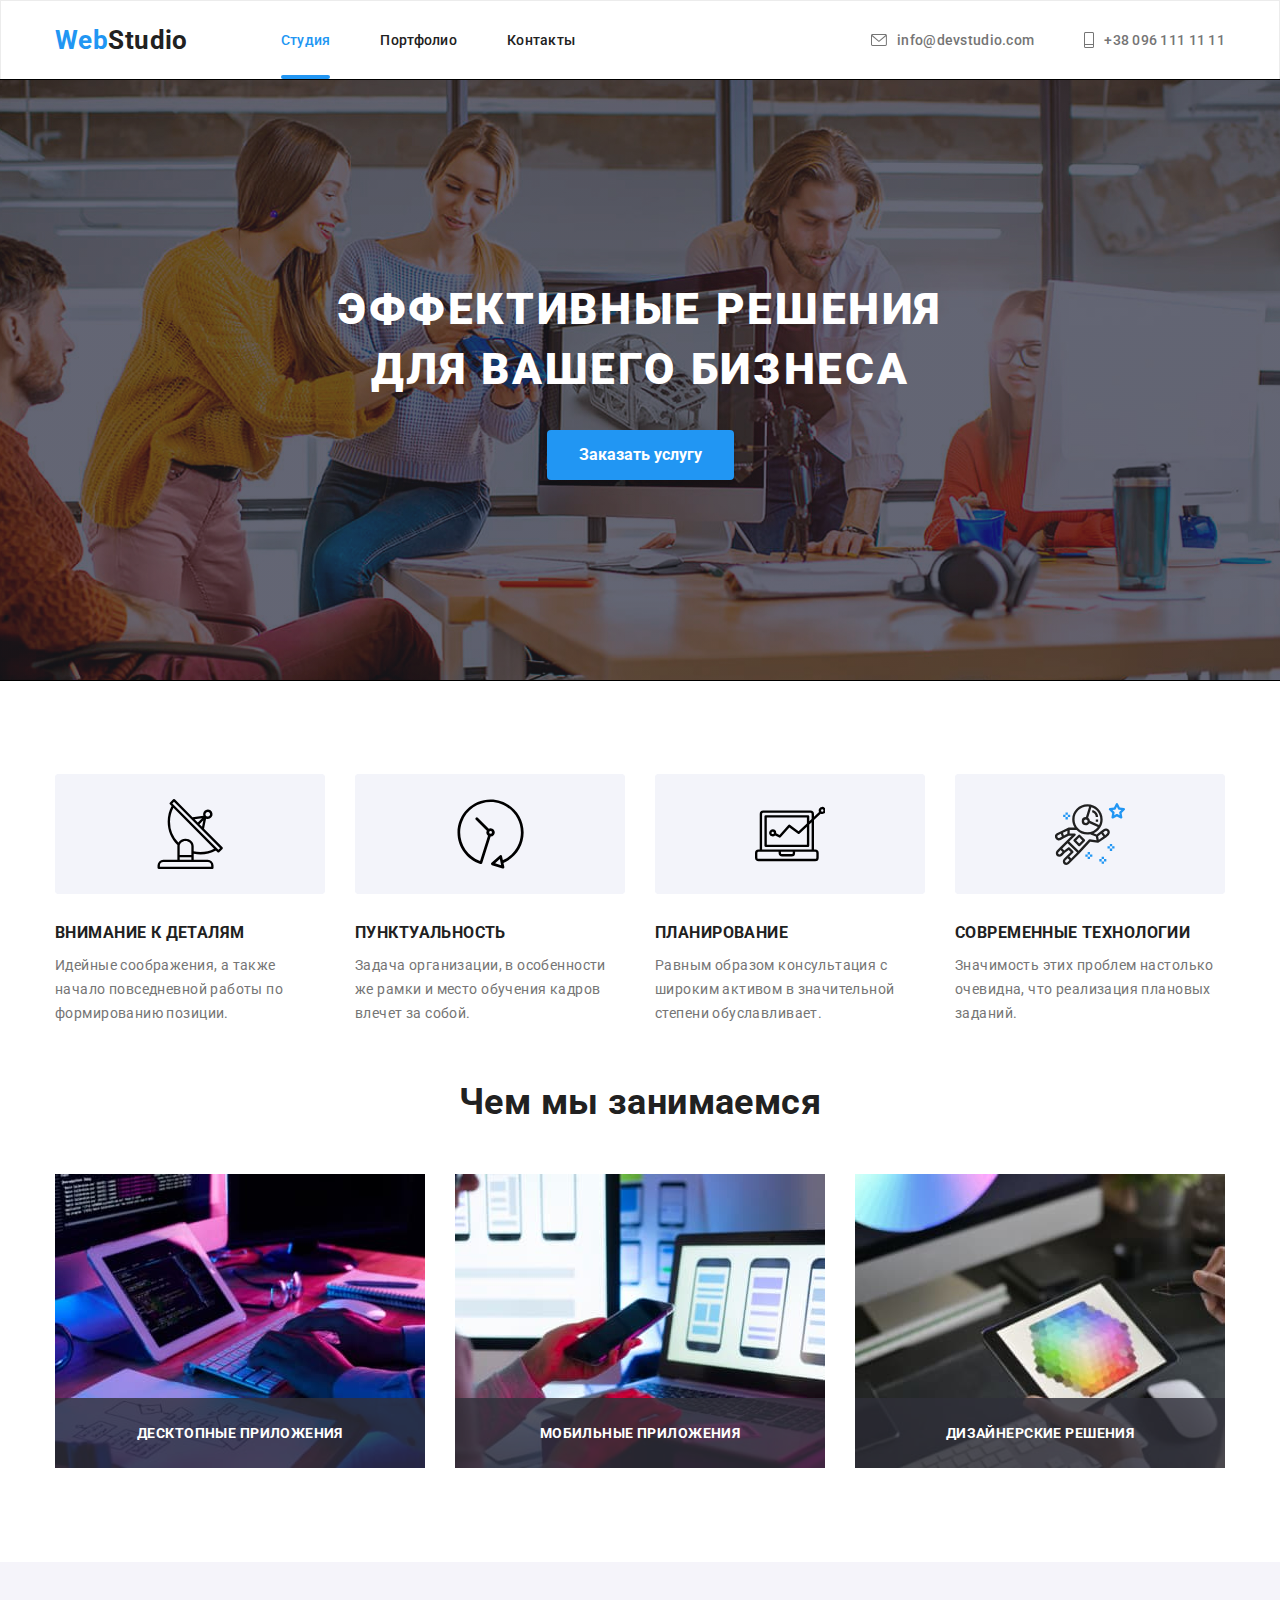
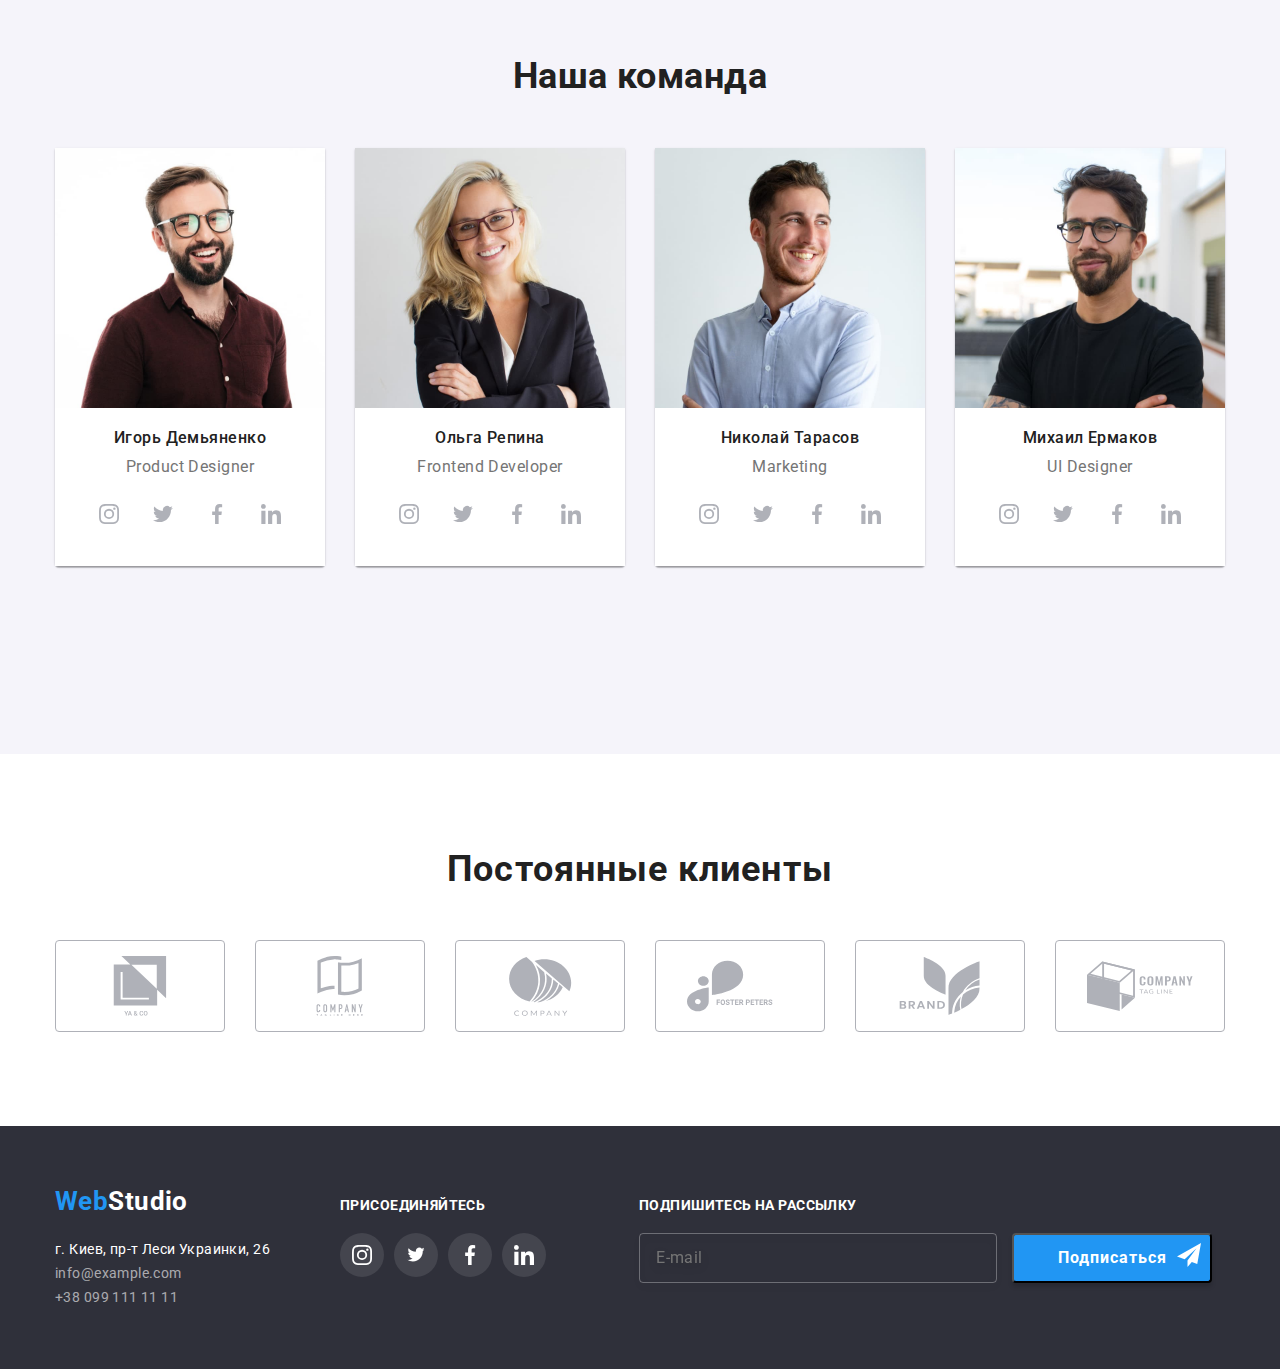
<file: index.html>
<!DOCTYPE html>
<html lang="en">

<head>
    <meta charset="UTF-8">
    <meta http-equiv="X-UA-Compatible" content="IE=edge">
    <meta name="viewport" content="width=device-width, initial-scale=1.0">
    <title>Студия</title>
    <link rel="stylesheet" href="https://cdnjs.cloudflare.com/ajax/libs/modern-normalize/1.0.0/modern-normalize.css" />
    <link rel="preconnect" href="http://fonts.gstatic.com" />
    <link
        href="https://fonts.googleapis.com/css2?family=Raleway:wght@700&family=Roboto:wght@400;500;700;900&display=swap"
        rel="stylesheet" />
    <link rel="stylesheet" href="./css/styles.css" />
</head>

<body>
    <header>
        <div class="container mainNav">
            <!-- List 1-->
            <nav class="siteNav">
                <a href="/" class="logo">Web<span class="logoStudio">Studio</span></a>
                <ul class="navList">
                    <li class="navList-item">
                        <a class="navList-link courant" href="./index.html">Студия</a>
                    </li>
                    <li class="navList-item">
                        <a class="navList-link" href="./portfolio.html">Портфолио</a>
                    </li>
                    <li class="navList-item">
                        <a class="navList-link" href="Контакты">Контакты</a>
                    </li>
                </ul>
            </nav>
            <!--Phone and address links-->
            <ul class="mainList">
                <li class="mainListContakts"><a class="contaktsLinks" href="mailto:info@devstudio.com">

                        <svg class="icons-contakts" width="16px" height="12px">
                            <use href="./images/icons.svg#icon-envelope"></use>
                        </svg>
                        info@devstudio.com</a>
                </li>
                <li class="mainListContakts"><a class="contaktsLinks" href="tel:+380961111111">

                        <svg class="icons-contakts" width="10px" height="16px">
                            <use href="./images/icons.svg#icon-Vector"></use>
                        </svg>

                        +38 096 111 11 11</a></li>
            </ul>
        </div>
    </header>

    <main>
        <section class="hero">
            <div class="container">
                <!--Main content-->
                <h1 class="text">Эффективные решения для вашего бизнеса</h1>
                <button class="mainButton" type="button" data-modal-open>Заказать услугу</button>
            </div>
        </section>

        <!--List 2-->
        <section class="section">
            <div class="container">
                <ul class="titleClass">
                    <li class="titleClassSection">
                        <div class="iconSection">
                            <svg class="iconClassSection" width="70" height="70">
                                <use href="./images/icons.svg#icon-VectorOne"></use>
                            </svg>
                        </div>
                        <h3 class="title">Внимание к деталям</h3>
                        <p>Идейные соображения, а также начало повседневной работы по формированию позиции.</p>
                    </li>
                    <li class="titleClassSection">
                        <div class="iconSection">
                            <svg class="iconClassSection" width="67" height="70">
                                <use href="./images/icons.svg#icon-VectorTwo"></use>
                            </svg>
                        </div>
                        <h3 class="title">Пунктуальность</h3>
                        <p>Задача организации, в особенности же рамки и место обучения кадров влечет за собой.</p>
                    </li>
                    <li class="titleClassSection">
                        <div class="iconSection">
                            <svg class="iconClassSection" width="70" height="70">
                                <use href="./images/icons.svg#icon-VectorThree"></use>
                            </svg>
                        </div>
                        <h3 class="title">Планирование</h3>
                        <p>Равным образом консультация с широким активом в значительной степени обуславливает.</p>
                    </li>
                    <li class="titleClassSection">
                        <div class="iconSection">
                            <svg class="iconClassSection" width="70" height="70">
                                <use href="./images/icons.svg#icon-VectorFour"></use>
                            </svg>
                        </div>
                        <h3 class="title">Современные технологии</h3>
                        <p>Значимость этих проблем настолько очевидна, что реализация плановых заданий.</p>
                    </li>
                </ul>
            </div>
        </section>

        <!--Block with pictures-->

        <section class="section">
            <div class="container">
                <h2 class="work_title">Чем мы занимаемся</h2>
                <ul class="images">
                    <li class="product-thumb">
                       <img class="product-imeges" src="./images/img1.jpg" alt="img1" width="370" />
                    <div class="lettering">
                        <p>Десктопные приложения</p>
                    </div>
                    </li>
                    <li class="product-thumb">
                        <img src="./images/img2.jpg" alt="img2" width="370" />
                        <div class="lettering">
                            <p>МОБИЛЬНЫЕ ПРИЛОЖЕНИЯ</p>
                        </div>
                    </li>
                    <li class="product-thumb">
                        <img src="./images/img3.jpg" alt="img3" width="370" />
                        <div class="lettering">
                            <p>ДИЗАЙНЕРСКИЕ РЕШЕНИЯ</p>
                        </div>
                    </li> 
                </ul>
            </div>
        </section>

        <!--Block with personnel-->

        <section class="section teamSection">
            <div class="container professional">
                <h2 class="work_title">Наша команда</h2>
                <ul class="teamlidcard">
                    <li class="teamlid">
                        <img src="./images/img7.jpg" alt="img7" width="270" />
                        <div class="divteamCard">
                            <h3 class="team">Игорь Демьяненко</h3>
                            <p class="teamCard">Product Designer</p>
                            <ul class="actions">
                                <li class="actions-button-icon">
                                    <a class="button-actions" href="">
                                        <svg class="button-icon" width="20" height="20">
                                            <use href="./images/icons.svg#icon-instagram"></use>
                                        </svg>
                                    </a>
                                </li>
                                <li class="actions-button-icon">
                                    <a class="button-actions" href="">
                                        <svg class="button-icon" width="20" height="20">
                                            <use href="./images/icons.svg#icon-twitter"></use>
                                        </svg>
                                    </a>
                                </li>
                                <li class="actions-button-icon">
                                    <a class="button-actions" href="./images/facebook.svg">
                                        <svg class="button-icon" width="20" height="20">
                                            <use href="./images/icons.svg#icon-facebook"></use>
                                        </svg>
                                    </a>
                                </li>
                                <li class="actions-button-icon">
                                    <a class="button-actions" href="./images/linkedin.svg">
                                        <svg class="button-icon" width="20" height="20">
                                            <use href="./images/icons.svg#icon-linkedin"></use>
                                        </svg>
                                    </a>
                                </li>
                            </ul>
                        </div>
                    </li>


                    <li class="teamlid">
                        <img src="./images/img4.jpg" alt="img4" width="270" />
                        <div class="divteamCard">
                            <h3 class="team">Ольга Репина</h3>
                            <p class="teamCard">Frontend Developer</p>
                        
                            <ul class="actions">
                                <li class="actions-button-icon">
                                    <a class="button-actions" href="">
                                        <svg class="button-icon" width="20" height="20">
                                            <use href="./images/icons.svg#icon-instagram"></use>
                                        </svg>
                                    </a>
                                </li>
                                <li class="actions-button-icon">
                                    <a class="button-actions" href="">
                                        <svg class="button-icon" width="20" height="20">
                                            <use href="./images/icons.svg#icon-twitter"></use>
                                        </svg>
                                    </a>
                                </li>
                                <li class="actions-button-icon">
                                    <a class="button-actions" href="./images/facebook.svg">
                                        <svg class="button-icon" width="20" height="20">
                                            <use href="./images/icons.svg#icon-facebook"></use>
                                        </svg>
                                    </a>
                                </li>
                                <li class="actions-button-icon">
                                    <a class="button-actions" href="./images/linkedin.svg">
                                        <svg class="button-icon" width="20" height="20">
                                            <use href="./images/icons.svg#icon-linkedin"></use>
                                        </svg>
                                    </a>
                                </li>
                            </ul>
                        </div>
                    </li>

                    <li class="teamlid">
                        <img src="./images/img5.jpg" alt="img5" width="270" />
                        <div class="divteamCard">
                            <h3 class="team">Николай Тарасов</h3>
                            <p class="teamCard">Marketing</p>
                        
                            <ul class="actions">
                                <li class="actions-button-icon">
                                    <a class="button-actions" href="">
                                        <svg class="button-icon" width="20" height="20">
                                            <use href="./images/icons.svg#icon-instagram"></use>
                                        </svg>
                                    </a>
                                </li>
                                <li class="actions-button-icon">
                                    <a class="button-actions" href="">
                                        <svg class="button-icon" width="20" height="20">
                                            <use href="./images/icons.svg#icon-twitter"></use>
                                        </svg>
                                    </a>
                                </li>
                                <li class="actions-button-icon">
                                    <a class="button-actions" href="./images/facebook.svg">
                                        <svg class="button-icon" width="20" height="20">
                                            <use href="./images/icons.svg#icon-facebook"></use>
                                        </svg>
                                    </a>
                                </li>
                                <li class="actions-button-icon">
                                    <a class="button-actions" href="./images/linkedin.svg">
                                        <svg class="button-icon" width="20" height="20">
                                            <use href="./images/icons.svg#icon-linkedin"></use>
                                        </svg>
                                    </a>
                                </li>
                            </ul>
                        </div>
                    </li>
                    <li class="teamlid">
                        <img src="./images/img6.jpg" alt="img6" width="270" />
                        <div class="divteamCard">
                            <h3 class="team">Михаил Ермаков</h3>
                            <p class="teamCard">UI Designer</p>
                        
                            <ul class="actions">
                                <li class="actions-button-icon">
                                    <a class="button-actions" href="">
                                        <svg class="button-icon" width="20" height="20">
                                            <use href="./images/icons.svg#icon-instagram"></use>
                                        </svg>
                                    </a>
                                </li>
                                <li class="actions-button-icon">
                                    <a class="button-actions" href="">
                                        <svg class="button-icon" width="20" height="20">
                                            <use href="./images/icons.svg#icon-twitter"></use>
                                        </svg>
                                    </a>
                                </li>
                                <li class="actions-button-icon">
                                    <a class="button-actions" href="./images/facebook.svg">
                                        <svg class="button-icon" width="20" height="20">
                                            <use href="./images/icons.svg#icon-facebook"></use>
                                        </svg>
                                    </a>
                                </li>
                                <li class="actions-button-icon">
                                    <a class="button-actions" href="./images/linkedin.svg">
                                        <svg class="button-icon" width="20" height="20">
                                            <use href="./images/icons.svg#icon-linkedin"></use>
                                        </svg>
                                    </a>
                                </li>
                            </ul>
                        </div>
                    </li>
                </ul>
            </div>
        </section>
        <section class="section Clients">
            <div class="container">
                <h2 class="clients">Постоянные клиенты</h2>
                <ul class="container-clients">
                    <li class="box">
                        <a class="box-a" href="./images/group.svg">
                            <svg class="button-icon-clients" width="106" height="60">
                                <use href="./images/icons.svg#icon-group"></use>
                            </svg>
                        </a>    
                    </li>
                    <li class="box">
                        <a class="box-a" href="./images/groupOne.svg">
                            <svg class="button-icon-clients" width="106" height="60">
                                <use href="./images/icons.svg#icon-groupOne"></use>
                            </svg>
                        </a>    
                    </li>
                    <li class="box">
                        <a class="box-a" href="./images/groupTwo.svg">
                            <svg class="button-icon-clients" width="106" height="60">
                                <use href="./images/icons.svg#icon-groupTwo"></use>
                            </svg>
                        </a>
                    </li>
                    <li class="box">
                        <a class="box-a" href="./images/groupThree.svg">
                            <svg class="button-icon-clients" width="106" height="60">
                                <use href="./images/icons.svg#icon-groupThree"></use>
                            </svg>
                        </a>
                    </li>
                    <li class="box">
                        <a class="box-a" href="./images/groupFour.svg">
                            <svg class="button-icon-clients" width="106" height="60">
                                <use href="./images/icons.svg#icon-groupFour"></use>
                            </svg>
                        </a>
                    </li>
                    <li class="box">
                        <a class="box-a" href="./images/groupFive.svg">
                            <svg class="button-icon-clients" width="106" height="60">
                                <use href="./images/icons.svg#icon-groupFive"></use>
                            </svg>
                        </a>
                    </li>
                </ul>
            </div>
        </section>
    </main>

    <footer class="colorOne">
        <div class="container footer-container">
            <div class="containerLogo">
                <a href="/" class="logo">Web<span class="logoFooter">Studio</span></a>

                <ul class="contaktsOne">
                    <li>
                        <p class="address">г. Киев, пр-т Леси Украинки, 26</p>
                    </li>
                    <li>
                        <a class="contakts" href="mailto:info@example.com">info@example.com</a>
                    </li>
                    <li>
                        <a class="contakts" href="tel:+380991111111">+38 099 111 11 11</a>
                    </li>
                </ul>
            </div>

            <div class="containerJoin">
                <h3 class="join">ПРИСОЕДИНЯЙТЕСЬ</h3>
                <ul class="actions-join">
                    <li class="join-block">
                        <a href="#" class="button-icon-join">
                            <svg class="icon-join" width="20" height="20">
                                <use href="./images/icons.svg#icon-instagram"></use>
                            </svg>
                        </a>
                    </li>
                    <li class="join-block">
                        <a href="#" class="button-icon-join">
                            <svg class="icon-join" width="20" height="17">
                                <use href="./images/icons.svg#icon-twitter"></use>
                            </svg>
                        </a>
                    </li>
                    <li class="join-block">
                        <a href="#" class="button-icon-join">
                            <svg class="icon-join" width="20" height="20">
                                <use href="./images/icons.svg#icon-facebook"></use>
                            </svg>
                        </a>
                    </li>
                    <li class="join-block">
                        <a href="#" class="button-icon-join">
                            <svg class="icon-join" width="20" height="20">
                                <use href="./images/icons.svg#icon-linkedin"></use>
                            </svg>
                        </a>
                    </li>
                </ul>
            </div>

            <div class="footer-form">
                <h3 class="join">ПОДПИШИТЕСЬ НА РАССЫЛКУ</h3>

                <label for="mail" class="form-label"></label>
                <input type="email" class="form-input-footer" name="email" id="email"  placeholder="E-mail" />
                
                <button class="footer-form-button" type="submit">Подписаться
                        <svg class="form-cursor" width="24" height="24">
                        <use href="./images/icons.svg#icon-cursor"></use>
                    </svg>
                </button>

            </div>

        </div>
    </footer>
    <div class="backdrop is-hidden" data-modal>
        <div class="modal">
            <button class="button-close" type="button">
                <svg data-modal-close class="close" width="11" height="11">
                    <use href="./images/icons.svg#icon-CLOSE"></use>
                </svg>
            </button>
        
            <form class="form js-speaker-form">
                <h3 class="form-title">Оставьте свои данные, мы вам перезвоним</h3>
                
                <div class="form-field">
                    <label for="name" class="form-label">Имя</label>
                    <input type="text" class="form-input" name="name" id="name" autofocus/>
                    <svg class="form-icon" width="12" height="12">
                        <use href="./images/icons.svg#icon-people"></use>
                    </svg>
                </div>

                <div class="form-field">
                    <label for="tel" class="form-label">Телефон</label>
                    <input type="tel" class="form-input" name="tel" id="tel"  />
                    <svg class="form-icon" width="13" height="13">
                        <use href="./images/icons.svg#icon-telephone"></use>
                    </svg>
                </div>

                <div class="form-field">
                    <label for="mail" class="form-label">Почта</label>
                    <input type="email" class="form-input" name="mail" id="mail" />
                    <svg class="form-icon" width="15" height="12">
                        <use href="./images/icons.svg#icon-email"></use>
                    </svg>    
                </div>

                <div class="form-field">
                    <label for="comment" class="form-label">Комментарий</label>
                    <textarea name="comment" class="textarea" id="comment" rows="8" placeholder="Введите текст"></textarea>
                </div>
            
                <div class="form-field">
                    <div class="form-field-checkbox">
                        <input type="checkbox" name="policy" id="policy" />
                        <label class="form-field-policy" for="policy">Соглашаюсь с рассылкой и принимаю <a href="Условия договора">Условия договора</a>
                        </label>
                    </div>
                </div>
                
                <button class="form-button" type="submit">Отправить</button>
            </form>
        </div>
    </div>
    <script src="./modal.js"></script>
</body>

</html>
</file>
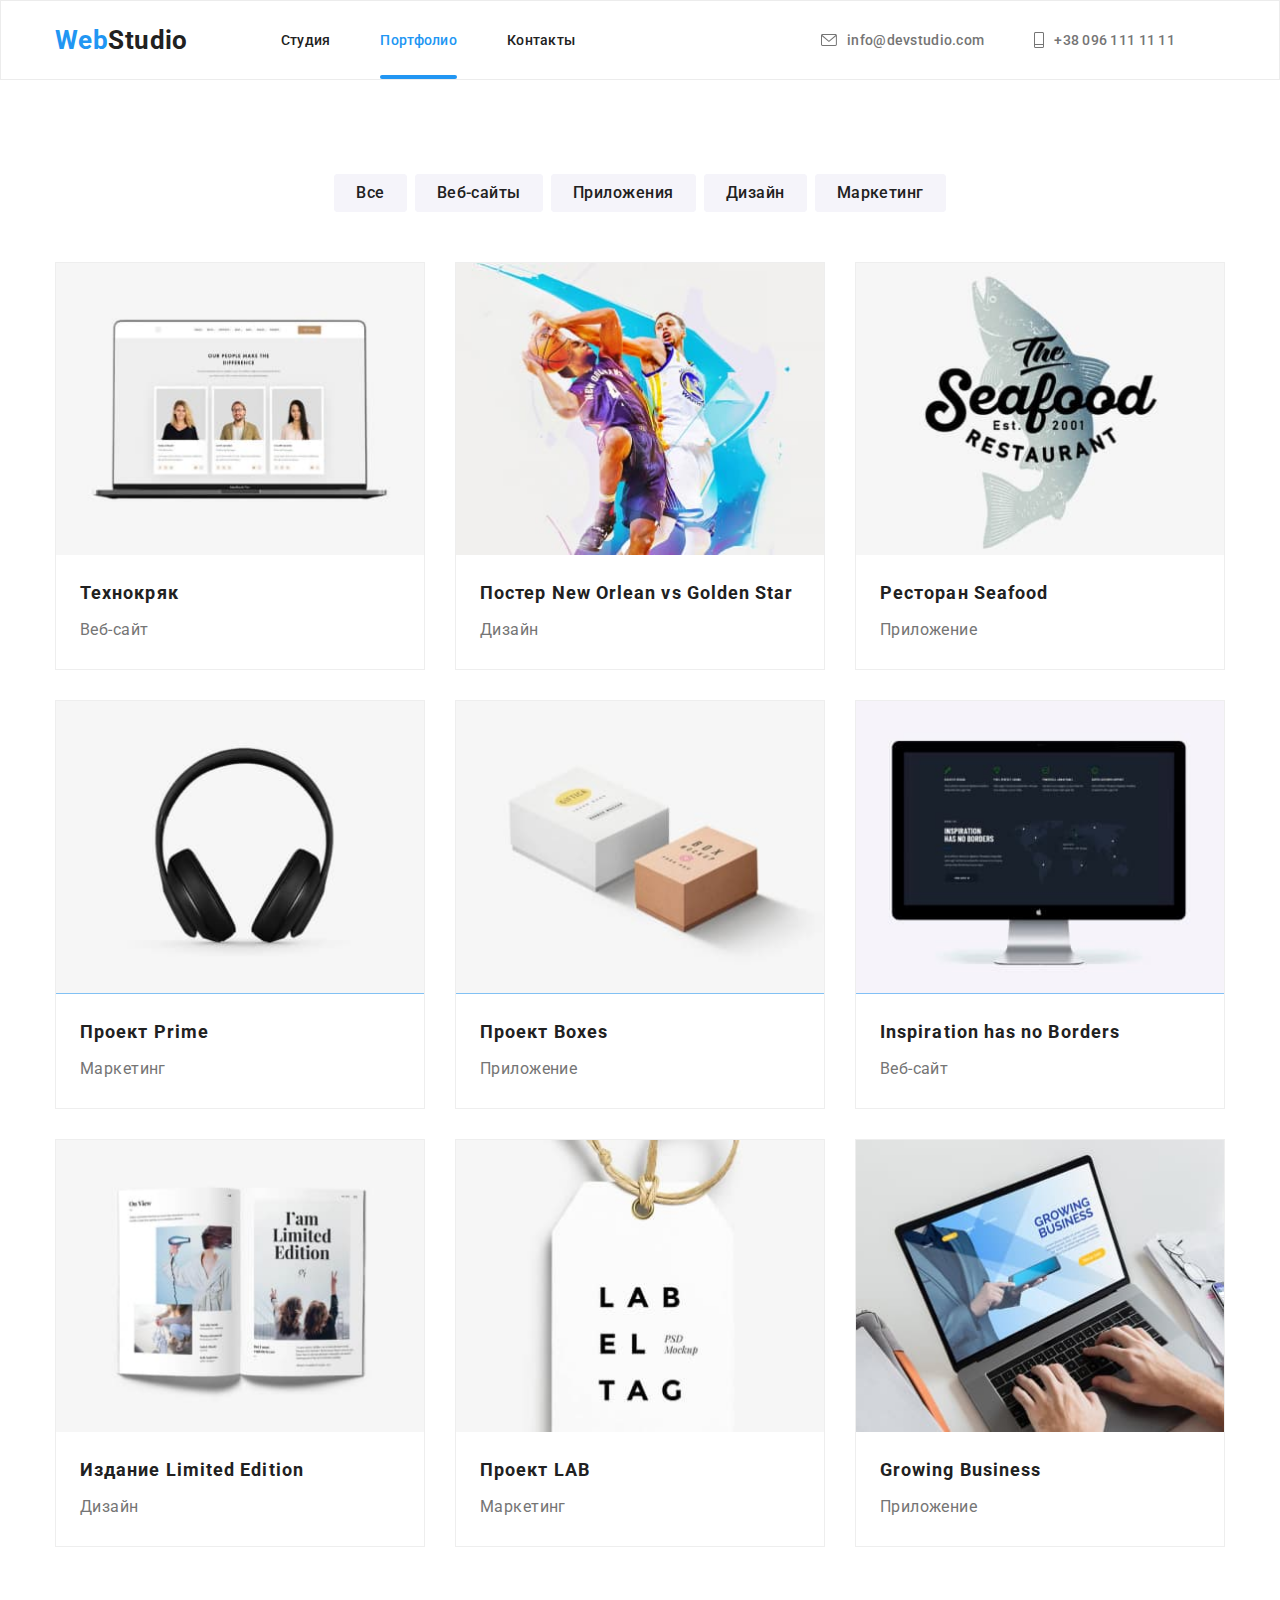
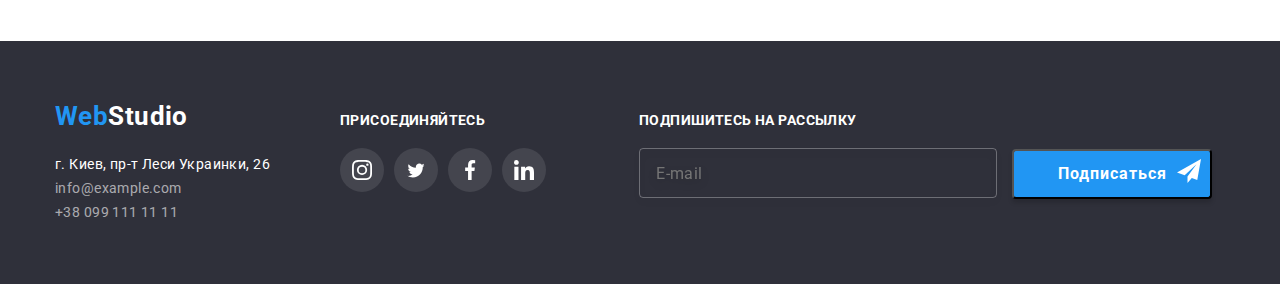
<file: portfolio.html>
<!DOCTYPE html>
<html lang="en">

<head>
    <meta charset="UTF-8">
    <meta http-equiv="X-UA-Compatible" content="IE=edge">
    <meta name="viewport" content="width=device-width, initial-scale=1.0">
    <title>Портфолио</title>
    <link rel="stylesheet" href="https://cdnjs.cloudflare.com/ajax/libs/modern-normalize/1.0.0/modern-normalize.css" />
    <link rel="preconnect" href="http://fonts.gstatic.com" />
    <link
        href="https://fonts.googleapis.com/css2?family=Raleway:wght@700&family=Roboto:wght@400;500;700;900&display=swap"
        rel="stylesheet" />
    <link rel="stylesheet" href="./css/styles.css" />
</head>

<body>
    <header>
        <div class="container mainNav">
            <!-- List 1-->
            <nav class="siteNav">
                <a href="/" class="logo">Web<span class="logoStudio">Studio</span></a>

                <ul class="navList">
                    <li class="navList-item">
                        <a class="navList-link" href="./index.html">Студия</a>
                    </li>
                    <li class="navList-item">
                        <a class="navList-link courant" href="./portfolio.html">Портфолио</a>
                    </li>
                    <li class="navList-item">
                        <a class="navList-link" href="Контакты">Контакты</a>
                    </li>
                </ul>
            </nav>
            <!--Phone and address links-->
            <ul class="mainList">
                <li><a class="contaktsLinks" href="mailto:info@devstudio.com">

                        <svg class="icons-contakts" width="16px" height="12px">
                            <use href="./images/icons.svg#icon-envelope"></use>
                        </svg>

                        info@devstudio.com</a></li>

                <li><a class="contaktsLinks" href="tel:+380961111111">

                        <svg class="icons-contakts" width="10px" height="16px">
                            <use href="./images/icons.svg#icon-Vector"></use>
                        </svg>

                        +38 096 111 11 11</a></li>
            </ul>
        </div>
    </header>
    <main>
        <section class="section">
            <div class="container">
                <!--Main content-->
                <ul class="button">
                    <li class="buttonListMenu">
                        <button class="listMenu" type="button">Все</button>
                    </li>
                    <li class="buttonListMenu">
                        <button class="listMenu" type="button">Веб-сайты</button>
                    </li>
                    <li class="buttonListMenu">
                        <button class="listMenu" type="button">Приложения</button>
                    </li>
                    <li class="buttonListMenu">
                        <button class="listMenu" type="button">Дизайн</button>
                    </li>
                    <li class="buttonListMenu">
                        <button class="listMenu" type="button">Маркетинг</button>
                    </li>
                </ul>

                <ul class="card-set">
                    <li class="item">
                        <a class="item-a">
                            <div class="div-item-img">
                                <img class="item-img" src="./images/img10.jpg" alt="img10" width="370" />
                                <div class="div-card-set">
                                    <p class="item-card-set">"Технокряк - это современная площадка распространения коронавируса. Компании
                                        используют эту платформу для цифрового шпионажа и атак на защищенные сервера конкурентов"</p>
                                </div>
                            </div>
                                <div class="cardItem">
                                    <h3 class="group">Технокряк</h3>
                                    <p class="groupName">Веб-сайт</p>
                                </div>
                        </a>
                    </li>

                    <li class="item">
                        <a href="#" class="item-a">
                            <div class="div-item-img">
                                <img src="./images/img11.jpg" alt="img11" width="370" />
                                <div class="div-card-set">
                                    <p class="item-card-set">"Технокряк - это современная площадка распространения коронавируса. Компании
                                        используют эту платформу для цифрового шпионажа и атак на защищенные сервера конкурентов"</p>
                                </div>
                            </div>
                            <div class="cardItem">
                                <h3 class="group">Постер New Orlean vs Golden Star</h3>
                                <p class="groupName">Дизайн</p>
                            </div>
                        </a>
                    </li>

                    <li class="item">
                        <a href="#" class="item-a">
                            <div class="div-item-img">
                                <img src="./images/img12.jpg" alt="img12" width="370" />
                                <div class="div-card-set">
                                    <p class="item-card-set">"Технокряк - это современная площадка распространения коронавируса. Компании
                                    используют эту платформу для цифрового шпионажа и атак на защищенные сервера конкурентов"</p>
                                </div>
                            </div>
                            <div class="cardItem">
                                <h3 class="group">Ресторан Seafood</h3>
                                <p class="groupName">Приложение</p>
                            </div>
                        </a>
                    </li>

                    <li class="item">
                        <a href="#" class="item-a">
                            <div class="div-item-img">
                                <img src="./images/img13.jpg" alt="img13" width="370" />
                                <div class="div-card-set">
                                    <p class="item-card-set">"Технокряк - это современная площадка распространения коронавируса. Компании
                                    используют эту платформу для цифрового шпионажа и атак на защищенные сервера конкурентов"</p>
                                </div>
                            </div>    
                            <div class="cardItem">
                                <h3 class="group">Проект Prime</h3>
                                <p class="groupName">Маркетинг</p>
                            </div>
                        </a>
                    </li>

                    <li class="item">
                        <a href="#" class="item-a">
                            <div class="div-item-img">
                                <img src="./images/img14.jpg" alt="img14" width="370" />
                                <div class="div-card-set">
                                    <p class="item-card-set">"Технокряк - это современная площадка распространения коронавируса. Компании
                                    используют эту платформу для цифрового шпионажа и атак на защищенные сервера конкурентов"</p>
                                </div>
                            </div>
                            <div class="cardItem">
                                <h3 class="group">Проект Boxes</h3>
                                <p class="groupName">Приложение</p>
                            </div>
                        </a>
                    </li>

                    <li class="item">
                        <a href="#" class="item-a">
                            <div class="div-item-img">
                                <img src="./images/img15.jpg" alt="img15" width="370" />
                                <div class="div-card-set">
                                    <p class="item-card-set">"Технокряк - это современная площадка распространения коронавируса. Компании
                                    используют эту платформу для цифрового шпионажа и атак на защищенные сервера конкурентов"</p>
                                </div>
                            </div>
                            <div class="cardItem">
                                <h3 class="group">Inspiration has no Borders</h3>
                                <p class="groupName">Веб-сайт</p>
                            </div>
                        </a>
                    </li>

                    <li class="item">
                        <a href="#" class="item-a">
                            <div class="div-item-img">
                                <img src="./images/img16.jpg" alt="img16" width="370" />
                                <div class="div-card-set">
                                    <p class="item-card-set">"Технокряк - это современная площадка распространения коронавируса. Компании
                                        используют эту платформу для цифрового шпионажа и атак на защищенные сервера конкурентов"</p>
                                </div>
                            </div>
                            <div class="cardItem">
                                <h3 class="group">Издание Limited Edition</h3>
                                <p class="groupName">Дизайн</p>
                            </div>
                        </a>
                    </li>

                    <li class="item">
                        <a href="#" class="item-a">
                            <div class="div-item-img">
                                <img src="./images/img17.jpg" alt="img17" width="370" />
                                <div class="div-card-set">
                                    <p class="item-card-set">"Технокряк - это современная площадка распространения коронавируса. Компании
                                    используют эту платформу для цифрового шпионажа и атак на защищенные сервера конкурентов"</p>
                                </div>
                            </div>
                            <div class="cardItem">
                                <h3 class="group">Проект LAB</h3>
                                <p class="groupName">Маркетинг</p>
                            </div>
                        </a>
                    </li>

                    <li class="item">
                        <a href="#" class="item-a">
                            <div class="div-item-img">
                                <img src="./images/img18.jpg" alt="img18" width="370" />
                                <div class="div-card-set">
                                    <p class="item-card-set">"Технокряк - это современная площадка распространения коронавируса. Компании
                                        используют эту платформу для цифрового шпионажа и атак на защищенные сервера конкурентов"</p>
                                </div>
                            </div>
                            <div class="cardItem">
                                <h3 class="group">Growing Business</h3>
                                <p class="groupName">Приложение</p>
                            </div>
                        </a>
                    </li>
                </ul>
            </div>
        </section>
    </main>
    <footer class="colorOne">
        <div class="container footer-container">
            <div class="containerLogo">
                <a href="/" class="logo">Web<span class="logoFooter">Studio</span></a>
    
                <ul class="contaktsOne">
                    <li>
                        <p class="address">г. Киев, пр-т Леси Украинки, 26</p>
                    </li>
                    <li>
                        <a class="contakts" href="mailto:info@example.com">info@example.com</a>
                    </li>
                    <li>
                        <a class="contakts" href="tel:+380991111111">+38 099 111 11 11</a>
                    </li>
                </ul>
            </div>
            <div class="containerJoin">
                <h3 class="join">ПРИСОЕДИНЯЙТЕСЬ</h3>
                <ul class="actions-join">
                    <li class="join-block">
                        <a href="#" class="button-icon-join">
                            <svg class="icon-join" width="20" height="20">
                                <use href="./images/icons.svg#icon-instagram"></use>
                            </svg>
                        </a>
                    </li>
                    <li class="join-block">
                        <a href="#" class="button-icon-join">
                            <svg class="icon-join" width="20" height="17">
                                <use href="./images/icons.svg#icon-twitter"></use>
                            </svg>
                        </a>
                    </li>
                    <li class="join-block">
                        <a href="#" class="button-icon-join">
                            <svg class="icon-join" width="20" height="20">
                                <use href="./images/icons.svg#icon-facebook"></use>
                            </svg>
                        </a>
                    </li>
                    <li class="join-block">
                        <a href="#" class="button-icon-join">
                            <svg class="icon-join" width="20" height="20">
                                <use href="./images/icons.svg#icon-linkedin"></use>
                            </svg>
                        </a>
                    </li>
                </ul>
            </div>

            <div class="footer-form">
                <h3 class="join">ПОДПИШИТЕСЬ НА РАССЫЛКУ</h3>
            
                <label for="mail" class="form-label"></label>
                <input type="email" class="form-input-footer" name="mail" id="mail" placeholder="E-mail" />
            
                <button class="footer-form-button" type="submit">Подписаться
                    <svg class="form-cursor" width="24" height="24">
                        <use href="./images/icons.svg#icon-cursor"></use>
                    </svg>
                </button>
            
            </div>

        </div>
    </footer>
</body>

</html>
</file>
<file: css/styles.css>
﻿html {
  box-sizing: border-box;
}
*,
* ::before,
*::after {
  box-sizing: inherit;
}
body {
  font-family: Roboto, sans-serif;
  letter-spacing: 0.03em;
  font-size: 14px;
  color: #757575;
}
* {
  list-style: none;
  margin: 0;
  padding: 0;
}
a {
  text-decoration: none;
}
header {
  height: 80px;
  display: flex;
  border: 1px solid #ececec;
}
.container {
  width: 1200px;
  padding: 0 15px;
  margin-left: auto;
  margin-right: auto;
}
.section {
  padding-top: 94px;
  padding-bottom: 94px;
}
.hero {
  max-width: 1600px;
  max-height: 600px;
  padding-top: 200px;
  padding-bottom: 200px;
  margin-left: auto;
  margin: 0 auto;
  text-align: center;

  outline: 1px solid black;
  background-repeat: no-repeat;
  background-position: center;
  box-sizing: cover;

  background-image: url("../images/Img.jpg");
  background-image: linear-gradient(
      to right,
      rgba(47, 48, 58, 0.4),
      rgba(47, 48, 58, 0.4)
    ),
    url("../images/Img.jpg");
}
.button {
  display: flex;
  margin-bottom: 50px;
  justify-content: center;
}
.button .buttonListMenu:last-child {
  margin-right: 0;
}
.buttonListMenu {
  margin-right: 8px;
  background: #f5f4fa;
  border-radius: 4px;
}
.mainButton:hover,
.mainButton:focus {
  color: #ffffff;
}
.mainButton {
  border: transparent;
  cursor: pointer;
  background: #2196f3;
  box-shadow: 0px 4px 4px rgba(0, 0, 0, 0.15);
  border-radius: 4px;
  font-weight: bold;
  font-size: 16px;
  line-height: 1.875em;
  color: #ffffff;

  padding-left: 32px;
  padding-right: 32px;
  padding-top: 10px;
  padding-bottom: 10px;

  transition: background 250ms cubic-bezier(0.4, 0, 0.2, 1);
}
.siteNav {
  display: flex;
  align-items: center;
}
.mainNav {
  display: flex;
  justify-content: space-between;
}
.navList {
  display: flex;
  margin-left: 93px;
}
.navList-item {
  margin-right: 50px;
}
.navList .navList-item:last-child {
  margin-right: 0;
}
.icons-contakts {
  margin-right: 10px;
  fill: #757575;

  transition: fill 250ms cubic-bezier(0.4, 0, 0.2, 1);
}
.icons-contakts:hover {
  fill: #2196f3;
}
.contaktsLinks {
  color: #2196f3;
}
.item {
  position: relative;
}
.item::before {
  display: inline-block;
  position: absolute;
  width: 370px;
  height: 294px;
  top: 0;
  left: 0;
  background: rgba(33, 150, 243, 0.9);
  opacity: 0;

  transform: translateY(100%);
  transition: transform 250ms, cubic-bezier(0.4, 0, 0.2, 1);
}
.item:focus::before .item:hover::before {
  opacity: 1;
}
.item-a {
  display: block;
}
/*.item-a:focus,
.item-a:hover {
  box-shadow: 0px 1px 1px rgba(0, 0, 0, 0.12), 0px 4px 4px rgba(0, 0, 0, 0.06),
    1px 4px 6px rgba(0, 0, 0, 0.16);
}*/
.item-a:focus .div-card-set,
.item-a:hover .div-card-set {
  transform: translateY(0);
  box-shadow: 0px 1px 1px rgba(0, 0, 0, 0.12), 0px 4px 4px rgba(0, 0, 0, 0.06),
    1px 4px 6px rgba(0, 0, 0, 0.16);
}
.div-item-img {
  position: relative;
  overflow: hidden;
}
.div-card-set {
  position: absolute;
  background: rgba(33, 150, 243, 0.9);
  top: 0;
  left: 0;
  width: 100%;
  height: 100%;
  transform: translateY(100%);

  transition: transform 250ms cubic-bezier(0.4, 0, 0.2, 1);
}
.card-set:hover .item::before {
  transform: translateY(0);
}
.card-set {
  display: flex;
  flex-wrap: wrap;
  margin-left: -30px;
  margin-top: -30px;
  overflow: hidden;
}
.card-set > .item {
  flex-basis: calc(100% / 3 - 30px);
  margin-left: 30px;
  margin-top: 30px;
  background: #ffffff;
  border: 1px solid #eeeeee;
  box-sizing: border-box;
}
.item-card-set {
  font-weight: normal;
  font-size: 18px;
  line-height: 28px;
  letter-spacing: 0.03em;
  color: #ffffff;
  border: none;

  padding: 63px 24px;
}
.mainList {
  display: flex;
  align-items: center;
}
.mainList li {
  margin-right: 50px;
}
.mainList .mainListContakts:last-child {
  margin-right: 0;
}

img {
  display: block;
  max-width: 100%;
  height: auto;
}
.iconSection {
  padding-top: 25px;
  padding-bottom: 25px;
  margin: 0;
  list-style: none;
  display: flex;
  justify-content: center;
  background: #f3f4fa;
  border-radius: 4px;
  margin-bottom: 30px;
}
.titleClassSection {
  width: 270px;
  height: 120px;
  background: #f3f4fa;
  border-radius: 4px;
}
.titleClass {
  display: flex;
}
.titleClassSection:not(:last-child) {
  margin-right: 30px;
}
.titleClassSection p {
  font-weight: normal;
  font-size: 14px;
  line-height: 24px;
  letter-spacing: 0.03em;

  color: #757575;
}
.titleList,
.title {
  margin-bottom: 10px;
}
.images {
  display: flex;
  justify-content: space-between;
}
.product-thumb {
  position: relative;
}

/*.product-thumb::before {
  display: inline-block;
  content: "ДЕСКТОПНЫЕ ПРИЛОЖЕНИЯ";
  width: 370px;
  height: 70px;
  background-color: rgba(47, 48, 58, 0.8);

  position: absolute;*/

.lettering {
  position: absolute;
  background-color: rgba(47, 48, 58, 0.8);
  bottom: 0;
  left: 0;
  width: 100%;
  height: 70px;
  padding-top: 27px;
  padding-bottom: 27px;
  text-align: center;
}
.lettering p {
  font-weight: bold;
  font-size: 14px;
  line-height: 16px;
  text-align: center;
  letter-spacing: 0.03em;
  text-transform: uppercase;
  color: #ffffff;
}
.navList-link {
  font-weight: 500;
  line-height: 1.142em;
  letter-spacing: 0.02em;
  color: #212121;
  padding-bottom: 31px;
  position: relative;

  transition: color 250ms cubic-bezier(0.4, 0, 0.2, 1);
}
.navList-link:focus,
.navList-link:hover {
  color: #2196f3;
}
.navList-link.courant::after {
  content: "";

  position: absolute;

  display: block;

  width: 100%;
  height: 4px;
  bottom: 0;
  left: 0;
  background: #2196f3;
  border-radius: 2px;
}
.navList-link.courent::after {
  opacity: 0;
  transition: opacity 250ms cubic-bezier(0.4, 0, 0.2, 1);
}
.navList-link:hover::after {
  opacity: 1;
}
.courant {
  color: #2196f3;
}
.clients {
  font-weight: bold;
  font-size: 36px;
  line-height: 42px;
  text-align: center;
  letter-spacing: 0.03em;

  color: #212121;

  margin-bottom: 50px;
}
.container-clients {
  width: 1170px;
  display: inline-flex;
  justify-content: space-between;
}
.box-a {
  border: 1px solid #afb1b8;
  border-radius: 4px;
  width: 170px;
  height: 92px;

  display: flex;
  justify-content: center;
  align-items: center;
}
.button-icon-clients {
  padding: 0px;
  margin: 0px;
  fill: #afb1b8;

  transition: fill 250ms cubic-bezier(0.4, 0, 0.2, 1);
}
/*.button-icon-clients:focus,
.button-icon-clients:hover {
  fill: #2196f3;
}*/
.box-a:focus,
.box-a:hover {
  fill: #2196f3;
}
.contaktsLinks {
  font-weight: 500;
  line-height: 1.142em;
  letter-spacing: 0.02em;
  line-height: 16px;

  color: #757575;
  display: flex;
  align-items: center;

  transition: color 250ms cubic-bezier(0.4, 0, 0.2, 1);
}
.contaktsLinks:focus,
.contaktsLinks:hover {
  color: #2196f3;
}
.contaktsLinks:focus .icons-contakts {
  fill: #2196f3;
}
.contaktsLinks:hover .icons-contakts {
  fill: #2196f3;
}
.text {
  margin-right: auto;
  margin-left: auto;
  font-weight: 900;
  font-size: 44px;
  line-height: 1.363em;
  text-align: center;
  letter-spacing: 0.06em;
  text-transform: uppercase;
  color: #ffffff;
  margin-bottom: 30px;
  width: 696px;
}
.title {
  font-weight: bold;
  line-height: 1.142em;
  text-transform: uppercase;
  color: #212121;
  margin-top: 30px;
}
.teamSection {
  background: #f5f4fa;
}
.actions {
  display: flex;
  justify-content: center;

  /*padding: 0;
  margin: 0;
  list-style: none;
  background: #ffffff;
  border: 0;*/
}
.actions-button-icon:not(:last-child) {
  margin-right: 10px;
}
.actions-button-icon {
  display: flex;
  width: 44px;
  height: 44px;
  border-radius: 50% 50%;
  background-color: #ffffff;
  justify-content: center;
  align-items: center;
}
.button-actions {
  display: flex;
  padding: 12px;
  border-radius: 50%;

  transition: background-color 250ms cubic-bezier(0.4, 0, 0.2, 1);
}
.button-icon {
  fill: #afb1b8;

  transition: fill 250ms cubic-bezier(0.4, 0, 0.2, 1);
}

.button-actions:focus,
.button-actions:hover {
  background-color: #2196f3;
}
.button-icon:focus,
.button-icon:hover {
  fill: #ffffff;
}
.button-actions:focus .button-icon,
.button-actions:hover .button-icon {
  fill: #ffffff;
}
/* work_ title*/

.work_title {
  font-weight: bold;
  font-size: 36px;
  line-height: 1.166em;
  text-align: center;
  color: #212121;
  margin-bottom: 50px;
}
.teamlid {
  box-shadow: 0px 1px 3px rgba(0, 0, 0, 0.12), 0px 1px 1px rgba(0, 0, 0, 0.14),
    0px 2px 1px rgba(0, 0, 0, 0.2);
  border-radius: 0px 0px 4px 4px;
}
.divteamCard {
  padding-top: 20px;
  padding-bottom: 30px;
  background: white;
}
.team {
  font-weight: 500;
  font-size: 16px;
  line-height: 1.187em;
  text-align: center;
  letter-spacing: 0.03em;
  color: #212121;
  margin-bottom: 10px;
}
.teamCard {
  font-size: 16px;
  line-height: 1.187em;
  letter-spacing: 0.03em;
  text-align: center;
  margin-bottom: 16px;
}
.teamlidcard {
  display: flex;
  justify-content: space-between;
  padding-bottom: 94px;
}
.cardItem {
  padding-top: 20px;
  padding-bottom: 24px;
  padding-left: 24px;
  padding-right: 24px;
}
.group {
  font-weight: 700;
  font-size: 18px;
  line-height: 2em;
  letter-spacing: 0.06em;
  color: #212121;
  margin-bottom: 4px;
}
.groupName {
  font-size: 16px;
  line-height: 1.875em;
  color: #757575;
}
.listMenu:hover,
.listMenu:focus {
  background: #2196f3;
  box-shadow: 0px 3px 1px rgba(0, 0, 0, 0.1), 0px 1px 2px rgba(0, 0, 0, 0.08),
    0px 2px 2px rgba(0, 0, 0, 0.12);
  border-radius: 4px;
  color: #ffffff;
}
.listMenu {
  font-weight: 500;
  font-size: 16px;
  line-height: 1.625em;
  letter-spacing: 0.03em;
  color: #212121;

  padding-top: 6px;
  padding-bottom: 6px;
  padding-left: 22px;
  padding-right: 22px;
  border: transparent;
  background: #f5f4fa;
  border-radius: 4px;

  transition: background 250ms cubic-bezier(0.4, 0, 0.2, 1);
}
.colorOne {
  background: #2f303a;
  padding-top: 60px;
  padding-bottom: 60px;
  max-width: 1600px;
  display: flex;
  align-items: center;
  justify-items: center;
}
.containerLogo {
  display: inline-block;
  margin-right: 70px;
}
.containerJoin {
  display: inline-block;
  margin-right: 93px;
}
.join {
  font-weight: bold;
  font-size: 14px;
  line-height: 16px;
  letter-spacing: 0.03em;
  text-transform: uppercase;
  margin-bottom: 20px;
  color: #ffffff;
}
.actions-join {
  display: flex;
  padding: 0;
  margin: 0;
  list-style: none;
}
.button-icon-join {
  display: flex;
  border: none;
  width: 44px;
  height: 44px;
  border-radius: 50% 50%;
  background: rgba(255, 255, 255, 0.1);

  justify-content: center;
  align-items: center;

  transition: background 250ms cubic-bezier(0.4, 0, 0.2, 1);
}
.join-block {
  display: inline-block;
}
.join-block:not(:last-child) {
  margin-right: 10px;
}
.button-icon-join:focus,
.button-icon-join:hover {
  background: #2196f3;
}
.icon-join {
  fill: white;
}

.footer-container {
  display: flex;
  align-items: baseline;
}
.logo {
  font-weight: bold;
  font-size: 26px;
  line-height: 1.192em;
  color: #2196f3;
}
.logoStudio {
  font-weight: bold;
  font-size: 26px;
  line-height: 1.192em;
  color: #212121;
}
.logoFooter {
  font-weight: bold;
  font-size: 26px;
  line-height: 1.192em;
  color: white;
}
.address {
  line-height: 1.714em;
  color: #ffffff;
}
.contakts:hover,
.contakts:focus {
  color: #2196f3;
}
.contakts {
  line-height: 1.714em;
  color: rgba(255, 255, 255, 0.6);

  transition: color 250ms cubic-bezier(0.4, 0, 0.2, 1);
}
.contaktsOne {
  margin-top: 20px;
}
/*Модальное окно*/
.backdrop {
  position: fixed;
  top: 0;
  left: 0;
  width: 100%;
  height: 100%;
  background: rgba(0, 0, 0, 0.2);

  opacity: 1;
  transition: opacity 250ms cubic-bezier(0.4, 0, 0.2, 1);
}
.modal {
  position: absolute;
  left: 50%;
  top: 50%;
  transform: translate(-50%, -50%);

  width: 528px;
  height: 581px;

  background: #ffffff;
  box-shadow: 0px 1px 3px rgba(0, 0, 0, 0.12), 0px 1px 1px rgba(0, 0, 0, 0.14),
    0px 2px 1px rgba(0, 0, 0, 0.2);
  border-radius: 4px;
  padding: 40px;
}

.backdrop.is-hidden {
  opacity: 0;
  pointer-events: none;
}
.button-close {
  position: absolute;
  width: 30px;
  height: 30px;
  right: 8px;
  top: 8px;
  border: 1px solid rgba(0, 0, 0, 0.1);
  border-radius: 50%;
  background: #ffffff;
  box-sizing: border-box;

  align-items: center;
  justify-content: center;

  transition: background 250ms cubic-bezier(0.4, 0, 0.2, 1);
}
.button-close,
.close {
  cursor: pointer;
}
.close {
  fill: #000000;
}

.button-close:focus .close,
.button-close:hover .close {
  fill: #2196f3;
}

.form-input-footer {
  width: 358px;
  height: 50px;
  border: 1px solid rgba(255, 255, 255, 0.3);
  box-sizing: border-box;
  filter: drop-shadow(0px 4px 4px rgba(0, 0, 0, 0.15));
  border-radius: 4px;
  background: none;
  margin-right: 12px;
}
.form-input-footer {
  font-weight: normal;
  font-size: 16px;
  line-height: 20px;

  display: inline-block;
  align-items: center;
  letter-spacing: 0.03em;

  color: rgba(255, 255, 255, 0.6);

  padding-top: 15px;
  padding-bottom: 15px;
  padding-left: 16px;
}
.footer-form-button {
  min-width: 200px;
  height: 50px;

  background: #2196f3;
  box-shadow: 0px 4px 4px rgba(0, 0, 0, 0.15);
  border-radius: 4px;

  font-weight: bold;
  font-size: 16px;
  line-height: 30px;
  align-items: center;
  justify-content: center;
  letter-spacing: 0.06em;

  color: #ffffff;

  cursor: pointer;
}
.footer-form-button:focus,
.footer-form-button:hover {
  background: #2196f3;
}
.form-cursor {
  position: absolute;
  margin-left: 10px;
}
.form {
  display: flex;
  flex-direction: column;
  justify-content: center;
  align-items: center;
}
.form-field {
  position: relative;
  display: flex;
  flex-direction: column;
  width: 100%;
  margin-bottom: 10px;
}
.form-title {
  font-weight: bold;
  font-size: 20px;
  line-height: 23px;
  text-align: center;
  letter-spacing: 0.03em;

  color: #212121;

  margin-bottom: 12px;
}
.form-input {
  padding: 6px 10px;
  padding-left: 30px;

  border: 1px solid rgba(33, 33, 33, 0.2);
  box-sizing: border-box;
  border-radius: 4px;

  display: inline-block;
}
.form-icon {
  position: absolute;
  fill: #212121;
  left: 15px;
  top: 27px;
}
/*.form-input:focus {
  border: 1px solid #2196f3;
} */
.form-input:focus + .form-icon {
  fill: #2196f3;
}

.form-label {
  font-weight: normal;
  font-size: 12px;
  line-height: 14px;
  letter-spacing: 0.01em;
  color: #757575;

  margin-bottom: 4px;
}
.textarea {
  padding: 12px 16px;

  font-weight: normal;
  font-size: 12px;
  line-height: 14px;
  letter-spacing: 0.01em;

  color: rgba(117, 117, 117, 0.5);

  border: 1px solid rgba(33, 33, 33, 0.2);
  box-sizing: border-box;
  border-radius: 4px;

  resize: none;
}
.form-field-checkbox {
  margin-bottom: 30px;
  align-items: center;
  justify-content: center;
  display: inline-flex;
}
.form-field-policy {
  font-weight: normal;
  font-size: 14px;
  line-height: 24px;
  letter-spacing: 0.03em;
  margin-left: 7px;

  color: #757575;
}
.form-field-policy a {
  text-decoration: underline;
}
.form-button {
  background: #2196f3;
  box-shadow: 0px 4px 4px rgba(0, 0, 0, 0.15);
  border-radius: 4px;
  border: transparent;
  cursor: pointer;

  font-weight: bold;
  font-size: 16px;
  line-height: 30px;

  display: flex;
  align-items: center;
  text-align: center;
  letter-spacing: 0.06em;

  color: #ffffff;

  padding-left: 56px;
  padding-right: 55px;
  padding-top: 10px;
  padding-bottom: 10px;

  transition: background 250ms cubic-bezier(0.4, 0, 0.2, 1);
}
</file>
